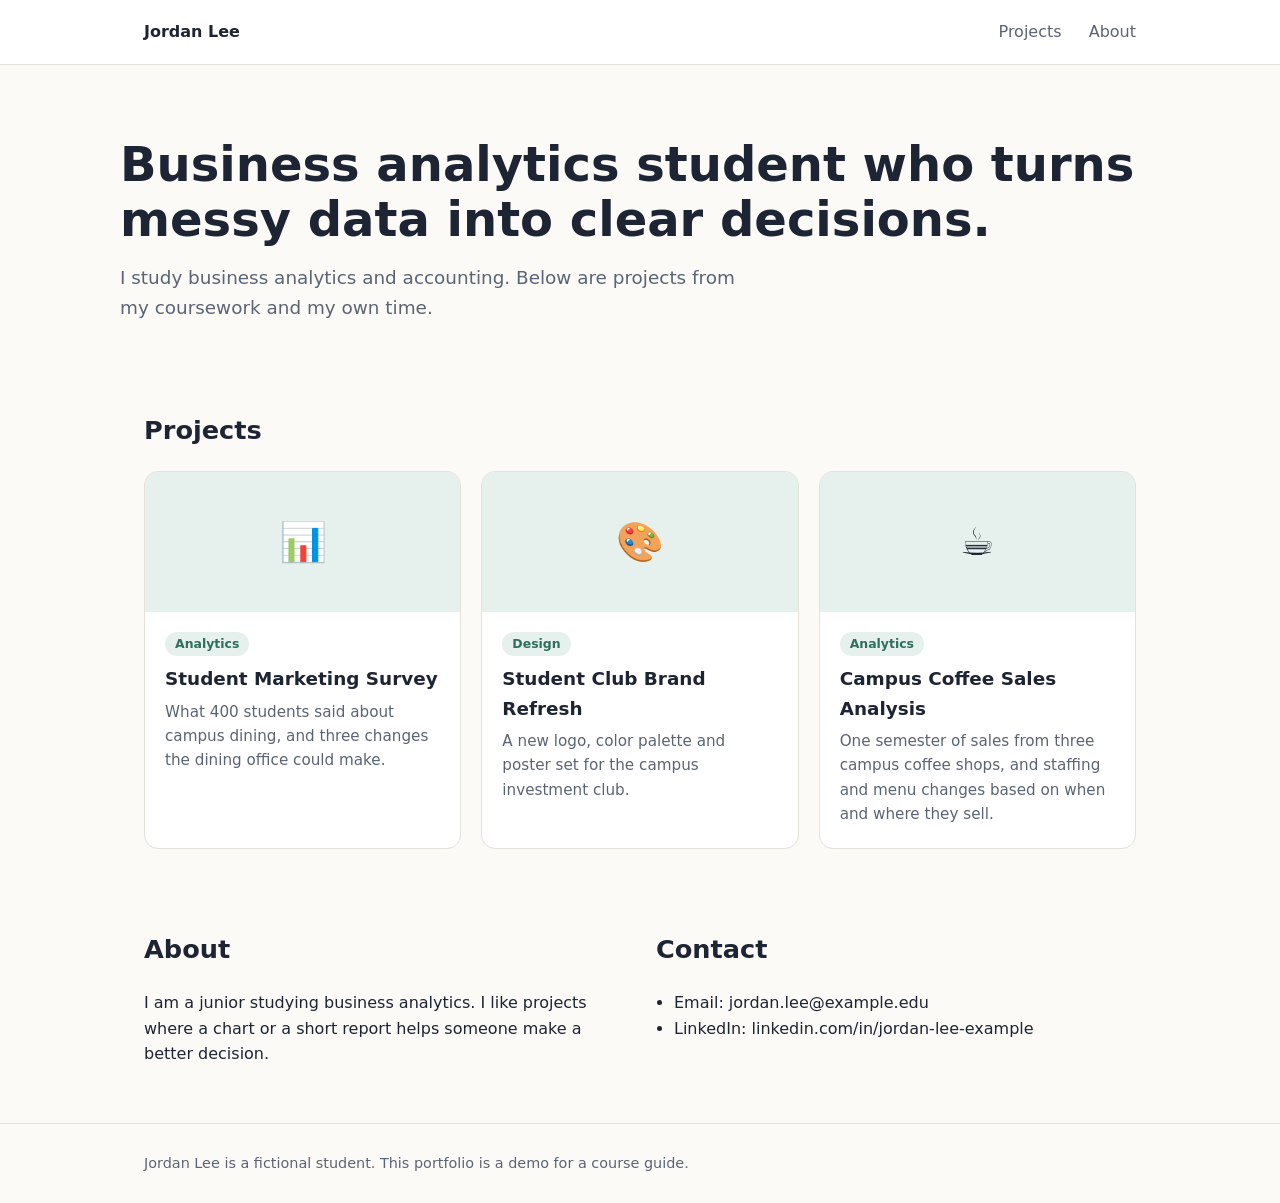
<file: index.html>
<!DOCTYPE html>
<html lang="en">
<head>
  <meta charset="UTF-8">
  <meta name="viewport" content="width=device-width, initial-scale=1">
  <title>Jordan Lee | Business Analytics Portfolio</title>
  <link rel="stylesheet" href="css/styles.css">
</head>
<body>
  <header class="site-header">
    <div class="wrap">
      <a class="brand" href="index.html">Jordan Lee</a>
      <nav class="nav">
        <a href="#projects">Projects</a>
        <a href="#about">About</a>
      </nav>
    </div>
  </header>

  <main>
    <div class="wrap hero">
      <h1>Business analytics student who turns messy data into clear decisions.</h1>
      <p>I study business analytics and accounting. Below are projects from my coursework and my own time.</p>
    </div>

    <section id="projects">
      <div class="wrap">
        <h2>Projects</h2>
        <div class="grid">
          <a class="card" href="projects/marketing-survey.html">
            <div class="thumb" aria-hidden="true">📊</div>
            <div class="body">
              <span class="tag">Analytics</span>
              <h3>Student Marketing Survey</h3>
              <p>What 400 students said about campus dining, and three changes the dining office could make.</p>
            </div>
          </a>
          <a class="card" href="projects/brand-refresh.html">
            <div class="thumb" aria-hidden="true">🎨</div>
            <div class="body">
              <span class="tag">Design</span>
              <h3>Student Club Brand Refresh</h3>
              <p>A new logo, color palette and poster set for the campus investment club.</p>
            </div>
          </a>
          <a class="card" href="projects/coffee-sales.html">
            <div class="thumb" aria-hidden="true">☕</div>
            <div class="body">
              <span class="tag">Analytics</span>
              <h3>Campus Coffee Sales Analysis</h3>
              <p>One semester of sales from three campus coffee shops, and staffing and menu changes based on when and where they sell.</p>
            </div>
          </a>
        </div>
      </div>
    </section>

    <section id="about">
      <div class="wrap about">
        <div>
          <h2>About</h2>
          <p>I am a junior studying business analytics. I like projects where a chart or a short report helps someone make a better decision.</p>
        </div>
        <div>
          <h2>Contact</h2>
          <ul>
            <li>Email: jordan.lee@example.edu</li>
            <li>LinkedIn: linkedin.com/in/jordan-lee-example</li>
          </ul>
        </div>
      </div>
    </section>
  </main>

  <footer class="site-footer">
    <div class="wrap">Jordan Lee is a fictional student. This portfolio is a demo for a course guide.</div>
  </footer>
</body>
</html>
</file>
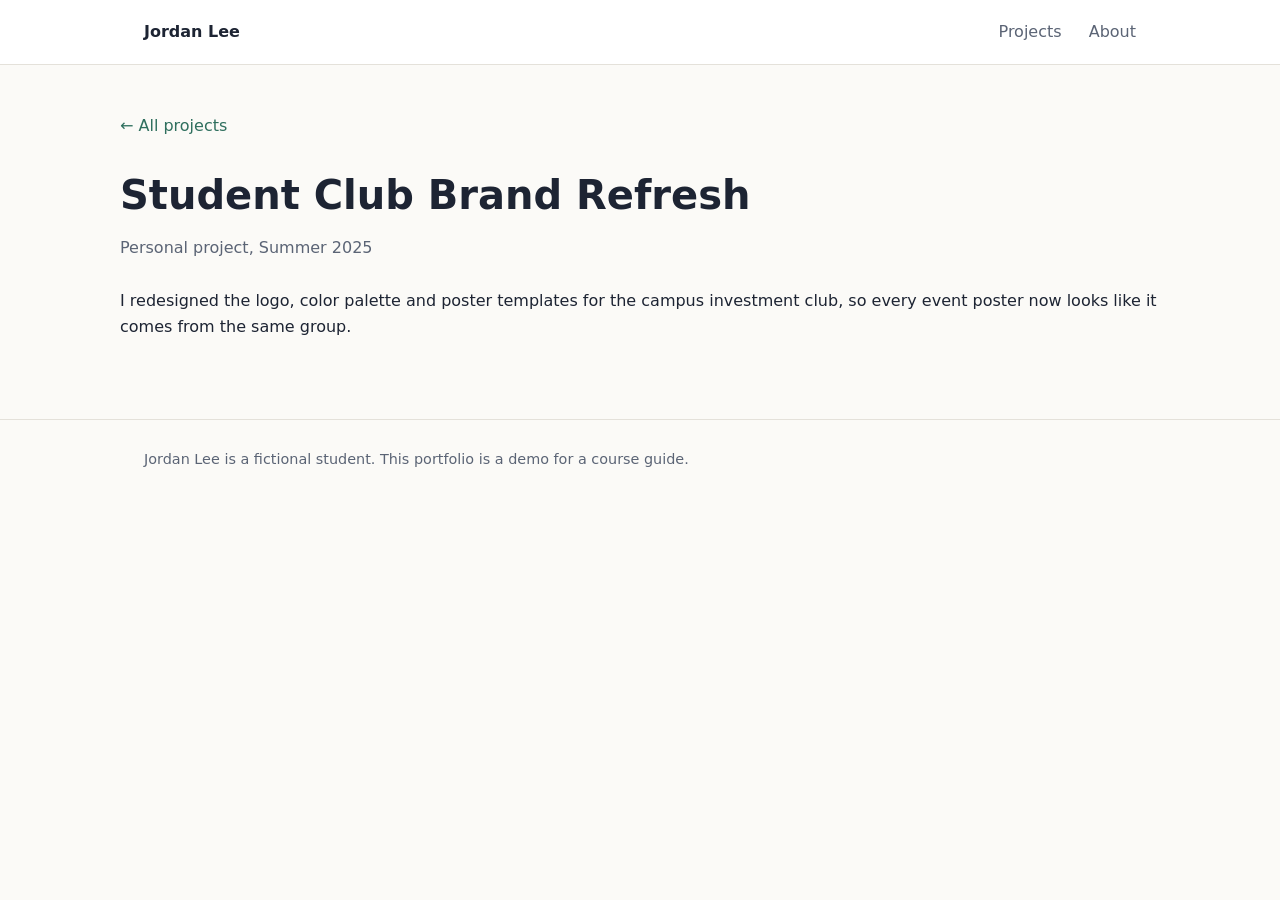
<file: projects/brand-refresh.html>
<!DOCTYPE html>
<html lang="en">
<head>
  <meta charset="UTF-8">
  <meta name="viewport" content="width=device-width, initial-scale=1">
  <title>Student Club Brand Refresh | Jordan Lee</title>
  <link rel="stylesheet" href="../css/styles.css">
</head>
<body>
  <header class="site-header">
    <div class="wrap">
      <a class="brand" href="../index.html">Jordan Lee</a>
      <nav class="nav">
        <a href="../index.html#projects">Projects</a>
        <a href="../index.html#about">About</a>
      </nav>
    </div>
  </header>
  <main class="wrap project">
    <a class="back" href="../index.html#projects">&larr; All projects</a>
    <h1>Student Club Brand Refresh</h1>
    <p class="meta">Personal project, Summer 2025</p>
    <p>I redesigned the logo, color palette and poster templates for the campus investment club, so every event poster now looks like it comes from the same group.</p>
  </main>
  <footer class="site-footer">
    <div class="wrap">Jordan Lee is a fictional student. This portfolio is a demo for a course guide.</div>
  </footer>
</body>
</html>
</file>
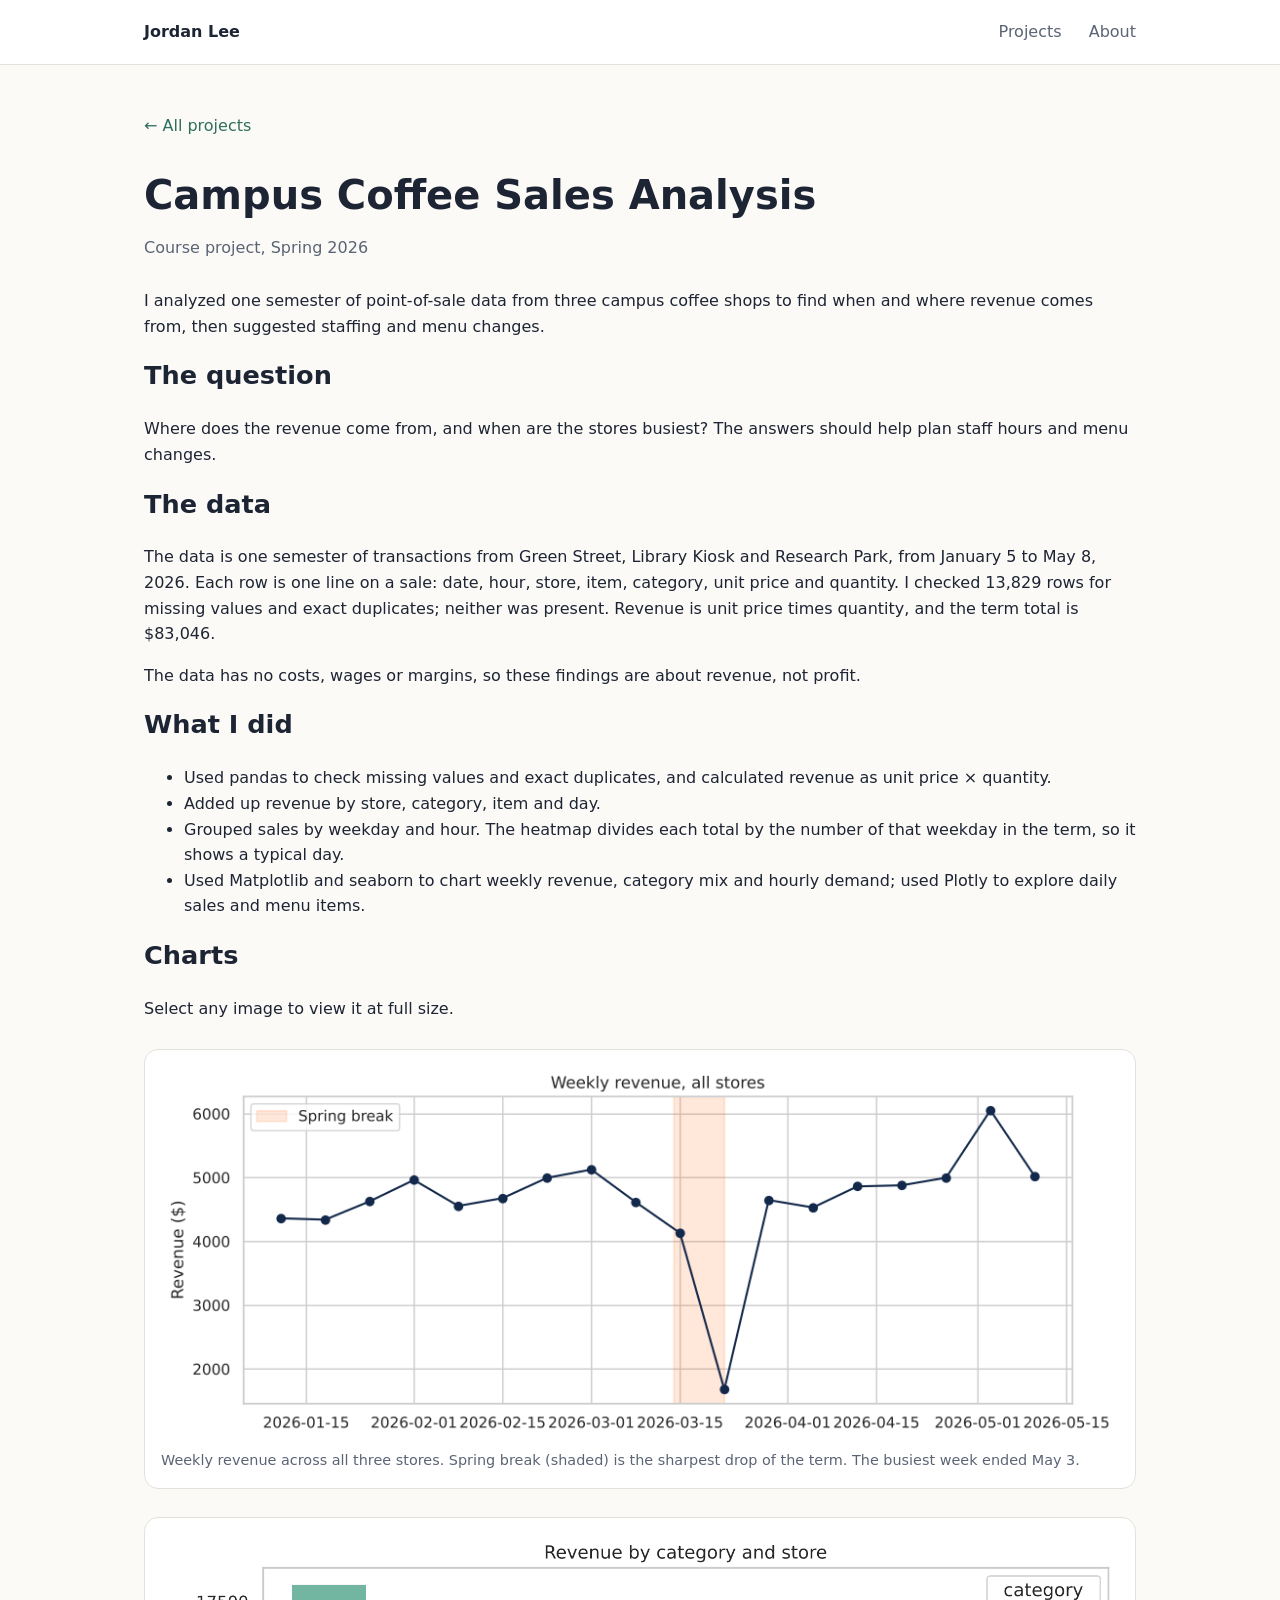
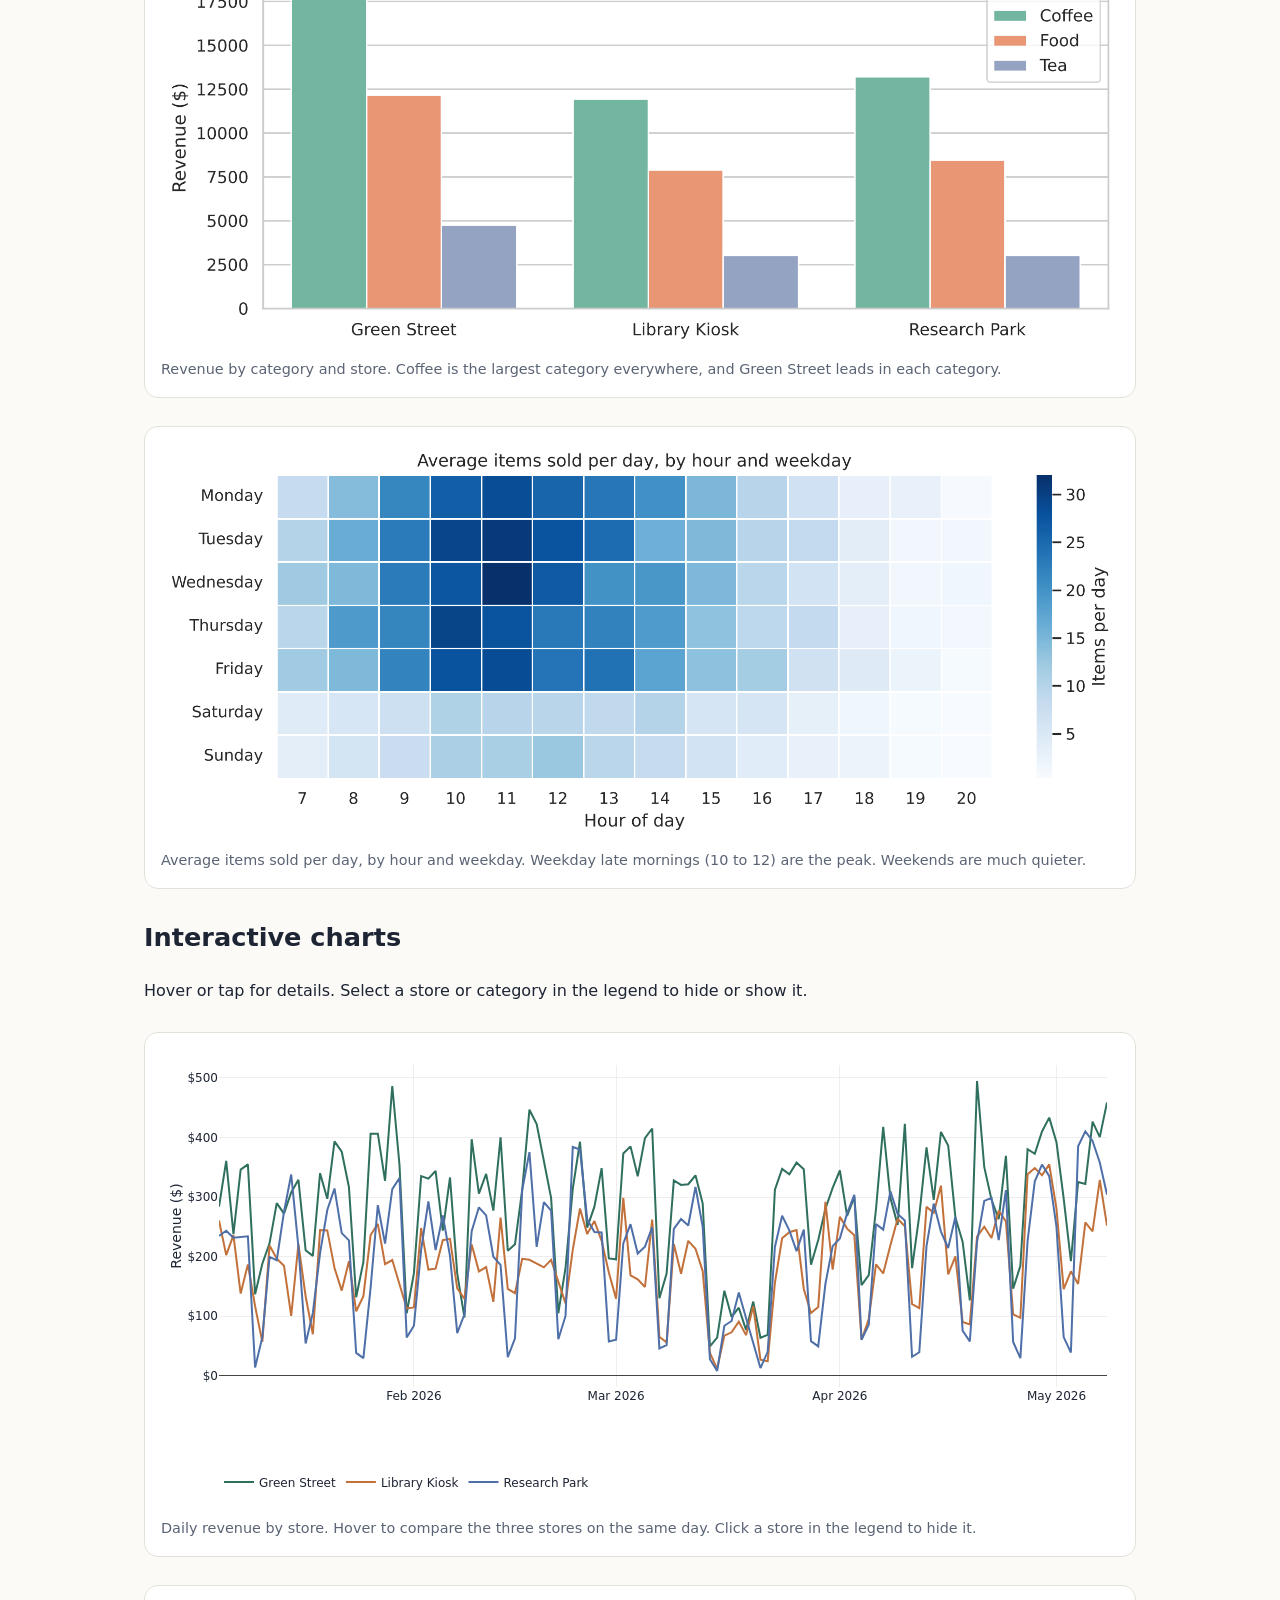
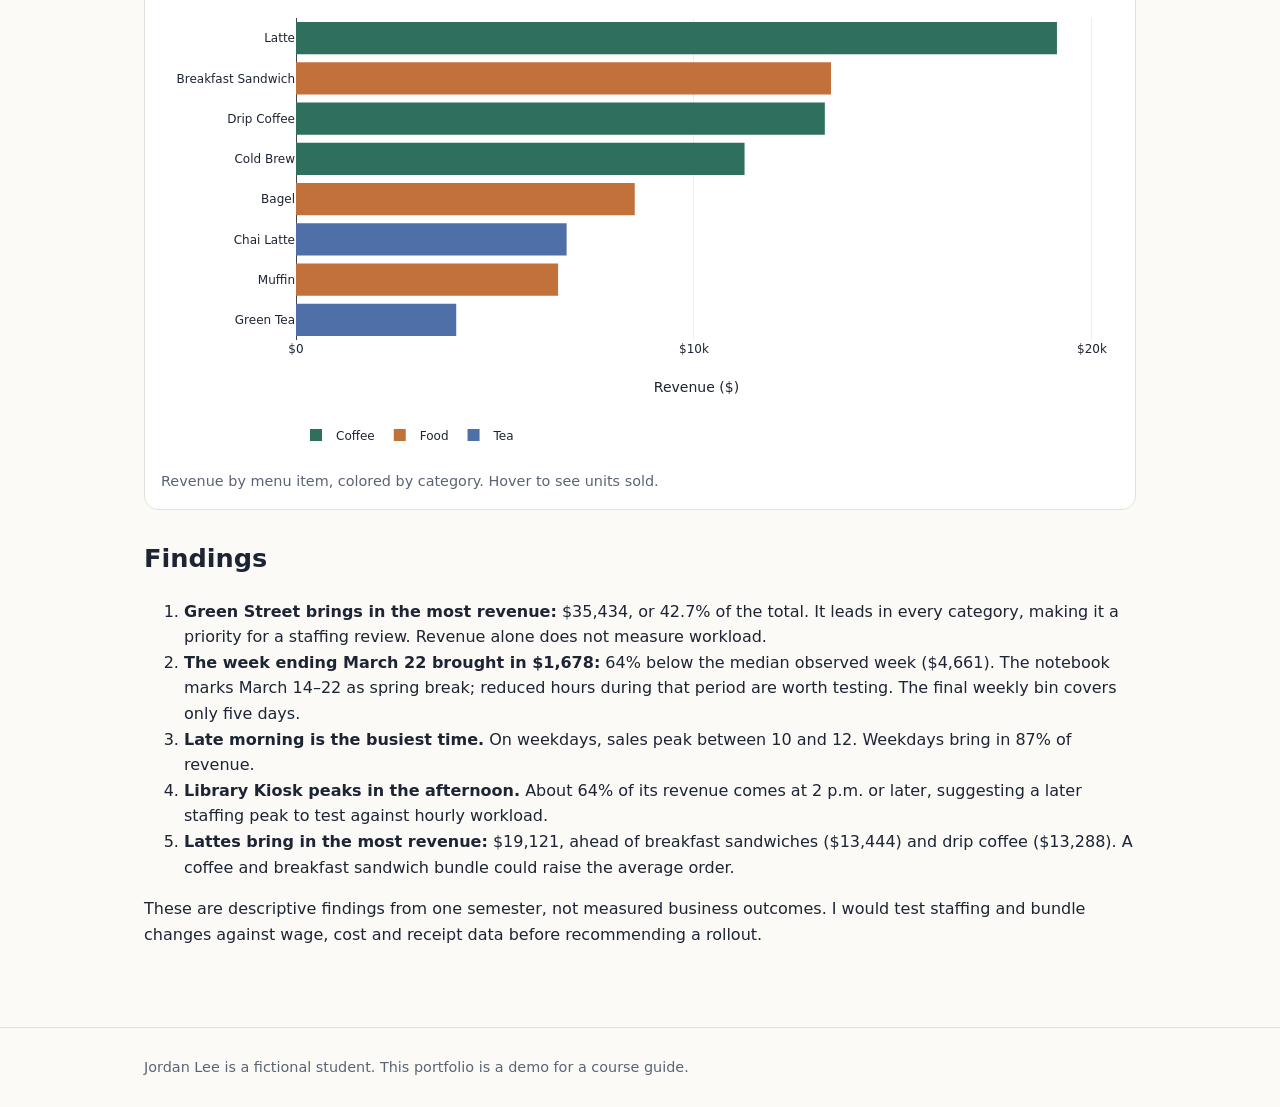
<file: projects/coffee-sales.html>
<!DOCTYPE html>
<html lang="en">
<head>
  <meta charset="UTF-8">
  <meta name="viewport" content="width=device-width, initial-scale=1">
  <title>Campus Coffee Sales Analysis | Jordan Lee</title>
  <link rel="stylesheet" href="../css/styles.css">
</head>
<body>
  <header class="site-header">
    <div class="wrap">
      <a class="brand" href="../index.html">Jordan Lee</a>
      <nav class="nav">
        <a href="../index.html#projects">Projects</a>
        <a href="../index.html#about">About</a>
      </nav>
    </div>
  </header>
  <main class="wrap project coffee-sales">
    <a class="back" href="../index.html#projects">&larr; All projects</a>
    <h1>Campus Coffee Sales Analysis</h1>
    <p class="meta">Course project, Spring 2026</p>
    <p>I analyzed one semester of point-of-sale data from three campus coffee shops to find when and where revenue comes from, then suggested staffing and menu changes.</p>

    <h2>The question</h2>
    <p>Where does the revenue come from, and when are the stores busiest? The answers should help plan staff hours and menu changes.</p>

    <h2>The data</h2>
    <p>The data is one semester of transactions from Green Street, Library Kiosk and Research Park, from January 5 to May 8, 2026. Each row is one line on a sale: date, hour, store, item, category, unit price and quantity. I checked 13,829 rows for missing values and exact duplicates; neither was present. Revenue is unit price times quantity, and the term total is $83,046.</p>
    <p>The data has no costs, wages or margins, so these findings are about revenue, not profit.</p>

    <h2>What I did</h2>
    <ul>
      <li>Used pandas to check missing values and exact duplicates, and calculated revenue as unit price × quantity.</li>
      <li>Added up revenue by store, category, item and day.</li>
      <li>Grouped sales by weekday and hour. The heatmap divides each total by the number of that weekday in the term, so it shows a typical day.</li>
      <li>Used Matplotlib and seaborn to chart weekly revenue, category mix and hourly demand; used Plotly to explore daily sales and menu items.</li>
    </ul>

    <h2>Charts</h2>
    <p>Select any image to view it at full size.</p>
    <figure>
      <a href="coffee-sales/weekly-revenue.png" aria-label="Open chart at full size"><img src="coffee-sales/weekly-revenue.png" alt="Line chart of weekly revenue for all stores, with spring break shaded. Revenue falls to about $1,700 in the break week and peaks at about $6,000 in the week ending May 3." width="1966" height="768" loading="lazy"></a>
      <figcaption>Weekly revenue across all three stores. Spring break (shaded) is the sharpest drop of the term. The busiest week ended May 3.</figcaption>
    </figure>
    <figure>
      <a href="coffee-sales/revenue-by-category-store.png" aria-label="Open chart at full size"><img src="coffee-sales/revenue-by-category-store.png" alt="Bar chart of revenue by category at each store. Coffee is the largest category at all three stores, and Green Street has the highest revenue in every category." width="1768" height="768" loading="lazy"></a>
      <figcaption>Revenue by category and store. Coffee is the largest category everywhere, and Green Street leads in each category.</figcaption>
    </figure>
    <figure>
      <a href="coffee-sales/busy-hours-heatmap.png" aria-label="Open chart at full size"><img src="coffee-sales/busy-hours-heatmap.png" alt="Heatmap of average items sold per day by hour and weekday. The darkest cells fall between 10 a.m. and noon on weekdays. Weekends are much lighter." width="1848" height="768" loading="lazy"></a>
      <figcaption>Average items sold per day, by hour and weekday. Weekday late mornings (10 to 12) are the peak. Weekends are much quieter.</figcaption>
    </figure>

    <h2>Interactive charts</h2>
    <p>Hover or tap for details. Select a store or category in the legend to hide or show it.</p>
    <noscript><p>Enable JavaScript to explore the charts. The findings below summarize their main results.</p></noscript>
    <figure>
      <div id="daily-chart" class="plot" role="img" aria-label="Interactive line chart of daily revenue for each store"></div>
      <figcaption>Daily revenue by store. Hover to compare the three stores on the same day. Click a store in the legend to hide it.</figcaption>
    </figure>
    <figure>
      <div id="items-chart" class="plot" role="img" aria-label="Interactive bar chart of revenue by menu item, colored by category"></div>
      <figcaption>Revenue by menu item, colored by category. Hover to see units sold.</figcaption>
    </figure>

    <h2>Findings</h2>
    <ol>
      <li><strong>Green Street brings in the most revenue:</strong> $35,434, or 42.7% of the total. It leads in every category, making it a priority for a staffing review. Revenue alone does not measure workload.</li>
      <li><strong>The week ending March 22 brought in $1,678:</strong> 64% below the median observed week ($4,661). The notebook marks March 14–22 as spring break; reduced hours during that period are worth testing. The final weekly bin covers only five days.</li>
      <li><strong>Late morning is the busiest time.</strong> On weekdays, sales peak between 10 and 12. Weekdays bring in 87% of revenue.</li>
      <li><strong>Library Kiosk peaks in the afternoon.</strong> About 64% of its revenue comes at 2 p.m. or later, suggesting a later staffing peak to test against hourly workload.</li>
      <li><strong>Lattes bring in the most revenue:</strong> $19,121, ahead of breakfast sandwiches ($13,444) and drip coffee ($13,288). A coffee and breakfast sandwich bundle could raise the average order.</li>
    </ol>
    <p>These are descriptive findings from one semester, not measured business outcomes. I would test staffing and bundle changes against wage, cost and receipt data before recommending a rollout.</p>
  </main>
  <footer class="site-footer">
    <div class="wrap">Jordan Lee is a fictional student. This portfolio is a demo for a course guide.</div>
  </footer>

  <script src="https://cdn.plot.ly/plotly-2.35.2.min.js" charset="utf-8" defer></script>
  <script src="coffee-sales/charts.js" defer></script>
</body>
</html>
</file>
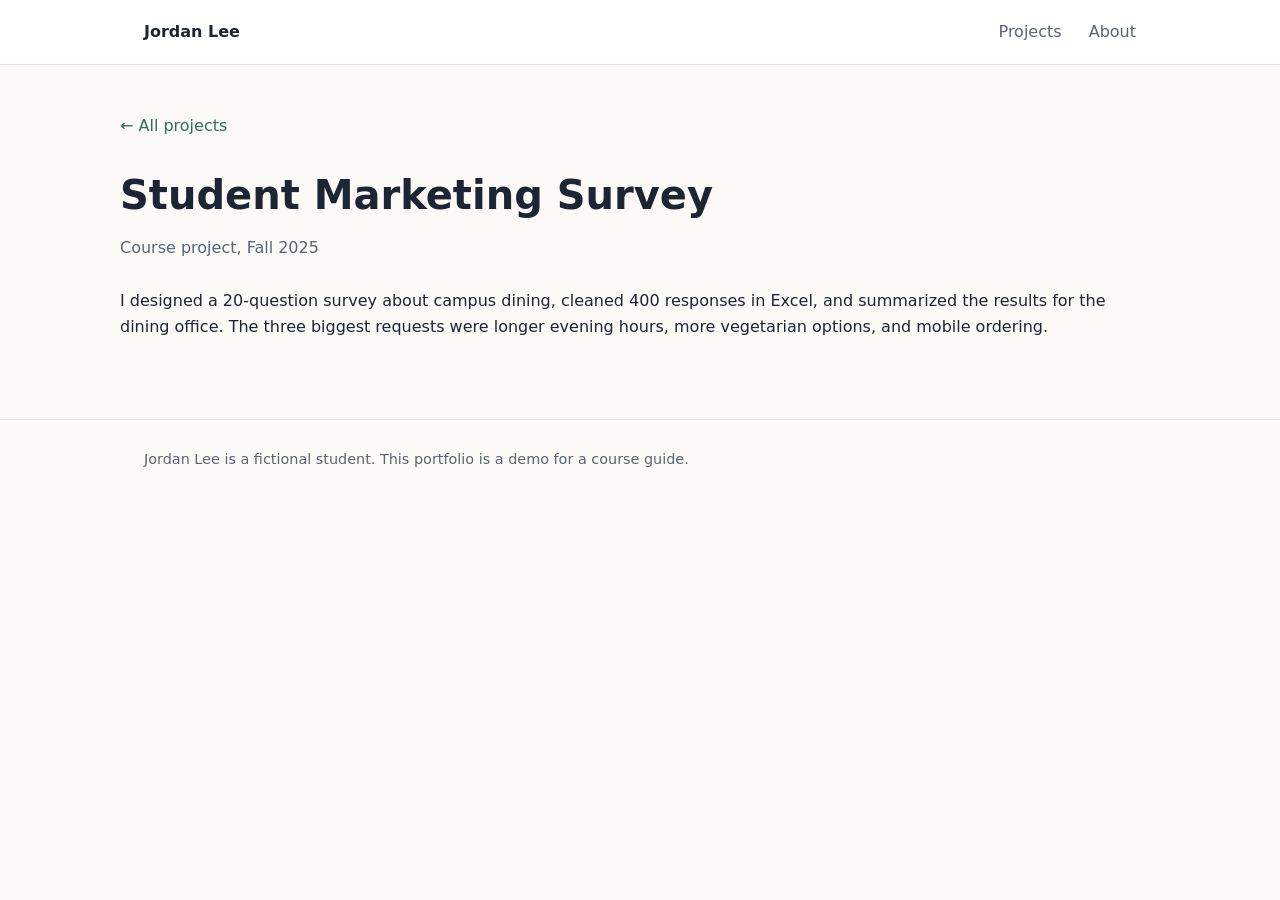
<file: projects/marketing-survey.html>
<!DOCTYPE html>
<html lang="en">
<head>
  <meta charset="UTF-8">
  <meta name="viewport" content="width=device-width, initial-scale=1">
  <title>Student Marketing Survey | Jordan Lee</title>
  <link rel="stylesheet" href="../css/styles.css">
</head>
<body>
  <header class="site-header">
    <div class="wrap">
      <a class="brand" href="../index.html">Jordan Lee</a>
      <nav class="nav">
        <a href="../index.html#projects">Projects</a>
        <a href="../index.html#about">About</a>
      </nav>
    </div>
  </header>
  <main class="wrap project">
    <a class="back" href="../index.html#projects">&larr; All projects</a>
    <h1>Student Marketing Survey</h1>
    <p class="meta">Course project, Fall 2025</p>
    <p>I designed a 20-question survey about campus dining, cleaned 400 responses in Excel, and summarized the results for the dining office. The three biggest requests were longer evening hours, more vegetarian options, and mobile ordering.</p>
  </main>
  <footer class="site-footer">
    <div class="wrap">Jordan Lee is a fictional student. This portfolio is a demo for a course guide.</div>
  </footer>
</body>
</html>
</file>
<file: css/styles.css>
:root {
  --ink: #1d2433;
  --muted: #5b6475;
  --accent: #2f6f5e;
  --accent-soft: #e6f0ec;
  --bg: #fbfaf7;
  --card: #ffffff;
  --line: #e4e1da;
  --radius: 14px;
  --max: 1040px;
}
* { box-sizing: border-box; }
body {
  margin: 0;
  font-family: "Inter", system-ui, -apple-system, "Segoe UI", sans-serif;
  color: var(--ink);
  background: var(--bg);
  line-height: 1.6;
}
a { color: var(--accent); }
.wrap { max-width: var(--max); margin: 0 auto; padding: 0 24px; }
.site-header { border-bottom: 1px solid var(--line); background: var(--card); }
.site-header .wrap { display: flex; align-items: center; justify-content: space-between; height: 64px; }
.brand { font-weight: 700; text-decoration: none; color: var(--ink); }
.nav a { margin-left: 22px; text-decoration: none; color: var(--muted); font-weight: 500; }
.nav a:hover { color: var(--accent); }
.hero { padding: 72px 0 48px; }
.hero h1 { font-size: clamp(2rem, 5vw, 3rem); line-height: 1.15; margin: 0 0 16px; }
.hero p { font-size: 1.15rem; color: var(--muted); max-width: 640px; margin: 0; }
section { padding: 40px 0; }
h2 { font-size: 1.6rem; margin: 0 0 20px; }
.grid { display: grid; grid-template-columns: repeat(auto-fill, minmax(280px, 1fr)); gap: 20px; }
.card {
  background: var(--card); border: 1px solid var(--line); border-radius: var(--radius);
  overflow: hidden; text-decoration: none; color: inherit; display: flex; flex-direction: column;
  transition: transform .15s ease, box-shadow .15s ease;
}
.card:hover { transform: translateY(-3px); box-shadow: 0 10px 24px rgba(29, 36, 51, .08); }
.card .thumb { height: 140px; background: var(--accent-soft); display: flex; align-items: center; justify-content: center; font-size: 2.4rem; }
.card .body { padding: 18px 20px 22px; }
.card .tag { display: inline-block; font-size: .78rem; font-weight: 600; color: var(--accent); background: var(--accent-soft); padding: 2px 10px; border-radius: 999px; margin-bottom: 8px; }
.card h3 { margin: 0 0 6px; font-size: 1.15rem; }
.card p { margin: 0; color: var(--muted); font-size: .95rem; }
.about { display: grid; grid-template-columns: 1fr 1fr; gap: 32px; }
.about ul { padding-left: 18px; margin: 0; }
.project { padding: 48px 0 64px; }
.project .back { display: inline-block; margin-bottom: 24px; text-decoration: none; }
.project h1 { font-size: clamp(1.8rem, 4vw, 2.5rem); margin: 0 0 8px; }
.project .meta { color: var(--muted); margin: 0 0 28px; }
.project figure { margin: 28px 0; background: var(--card); border: 1px solid var(--line); border-radius: var(--radius); padding: 16px; }
.project figure img { width: 100%; height: auto; display: block; }
.project figcaption { color: var(--muted); font-size: .9rem; margin-top: 8px; }
.project .plot { width: 100%; height: 400px; }
.coffee-sales { padding-inline: 24px; }
.coffee-sales .plot { min-width: 0; height: 460px; }
.coffee-sales figure { min-width: 0; }
.coffee-sales figure a:focus-visible { outline: 3px solid var(--accent); display: block; }
.site-footer { border-top: 1px solid var(--line); padding: 28px 0; color: var(--muted); font-size: .9rem; }
@media (max-width: 720px) {
  .about { grid-template-columns: 1fr; }
  .nav a { margin-left: 14px; }
  .coffee-sales { padding-inline: 16px; }
  .coffee-sales figure { padding: 8px; }
  .coffee-sales .plot { height: 480px; }
}
</file>
